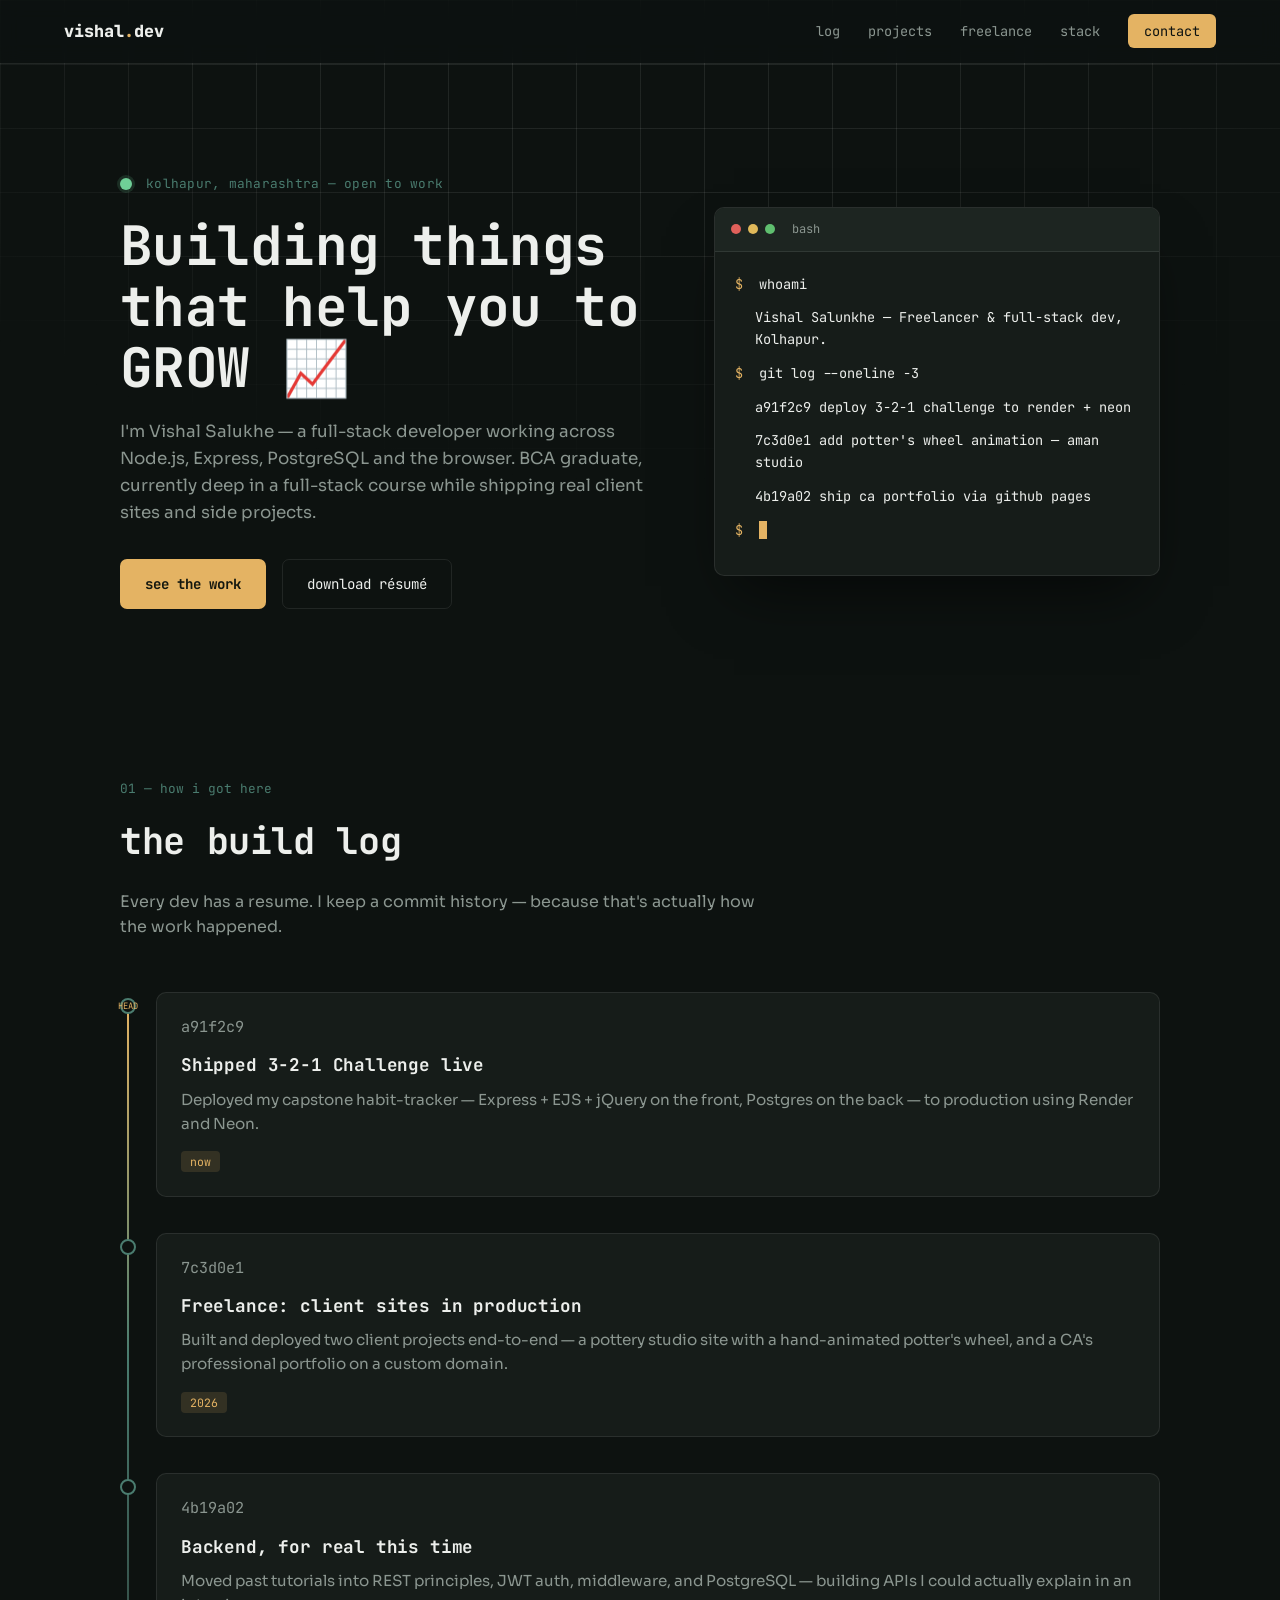
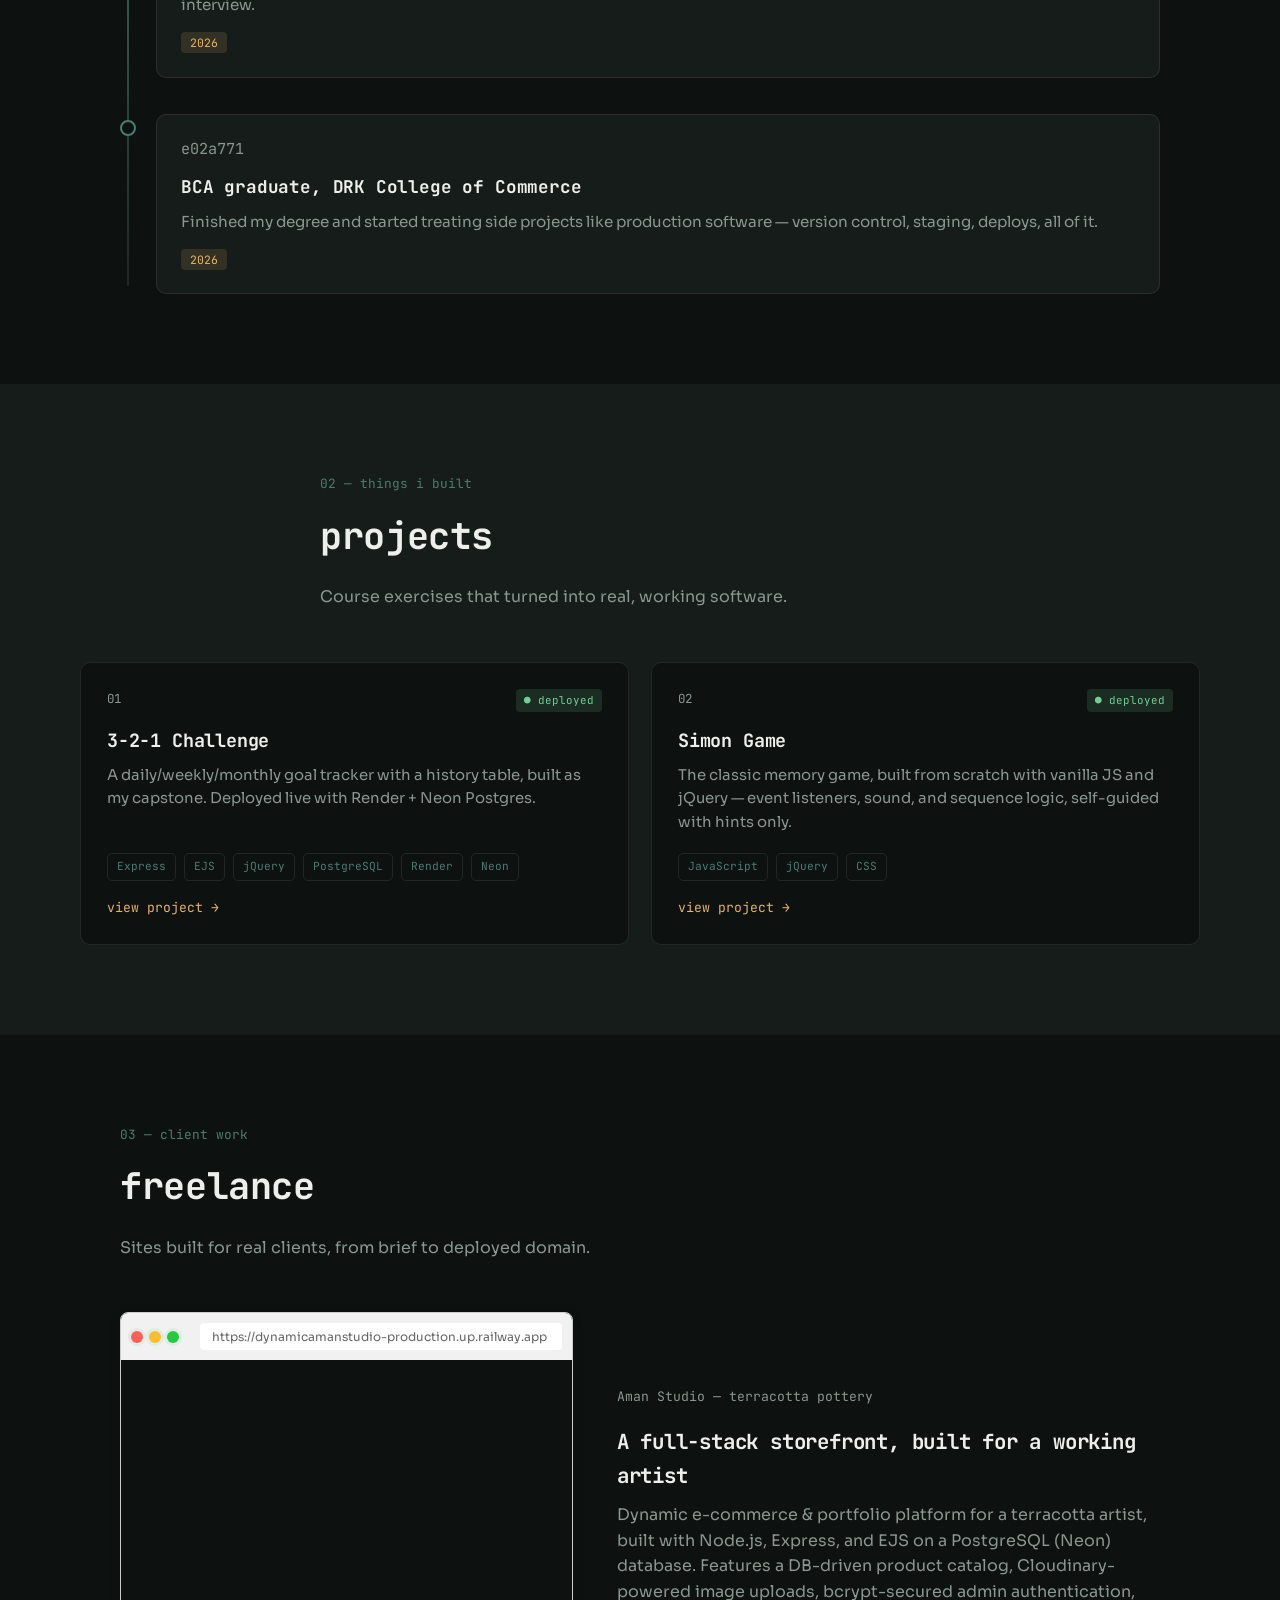
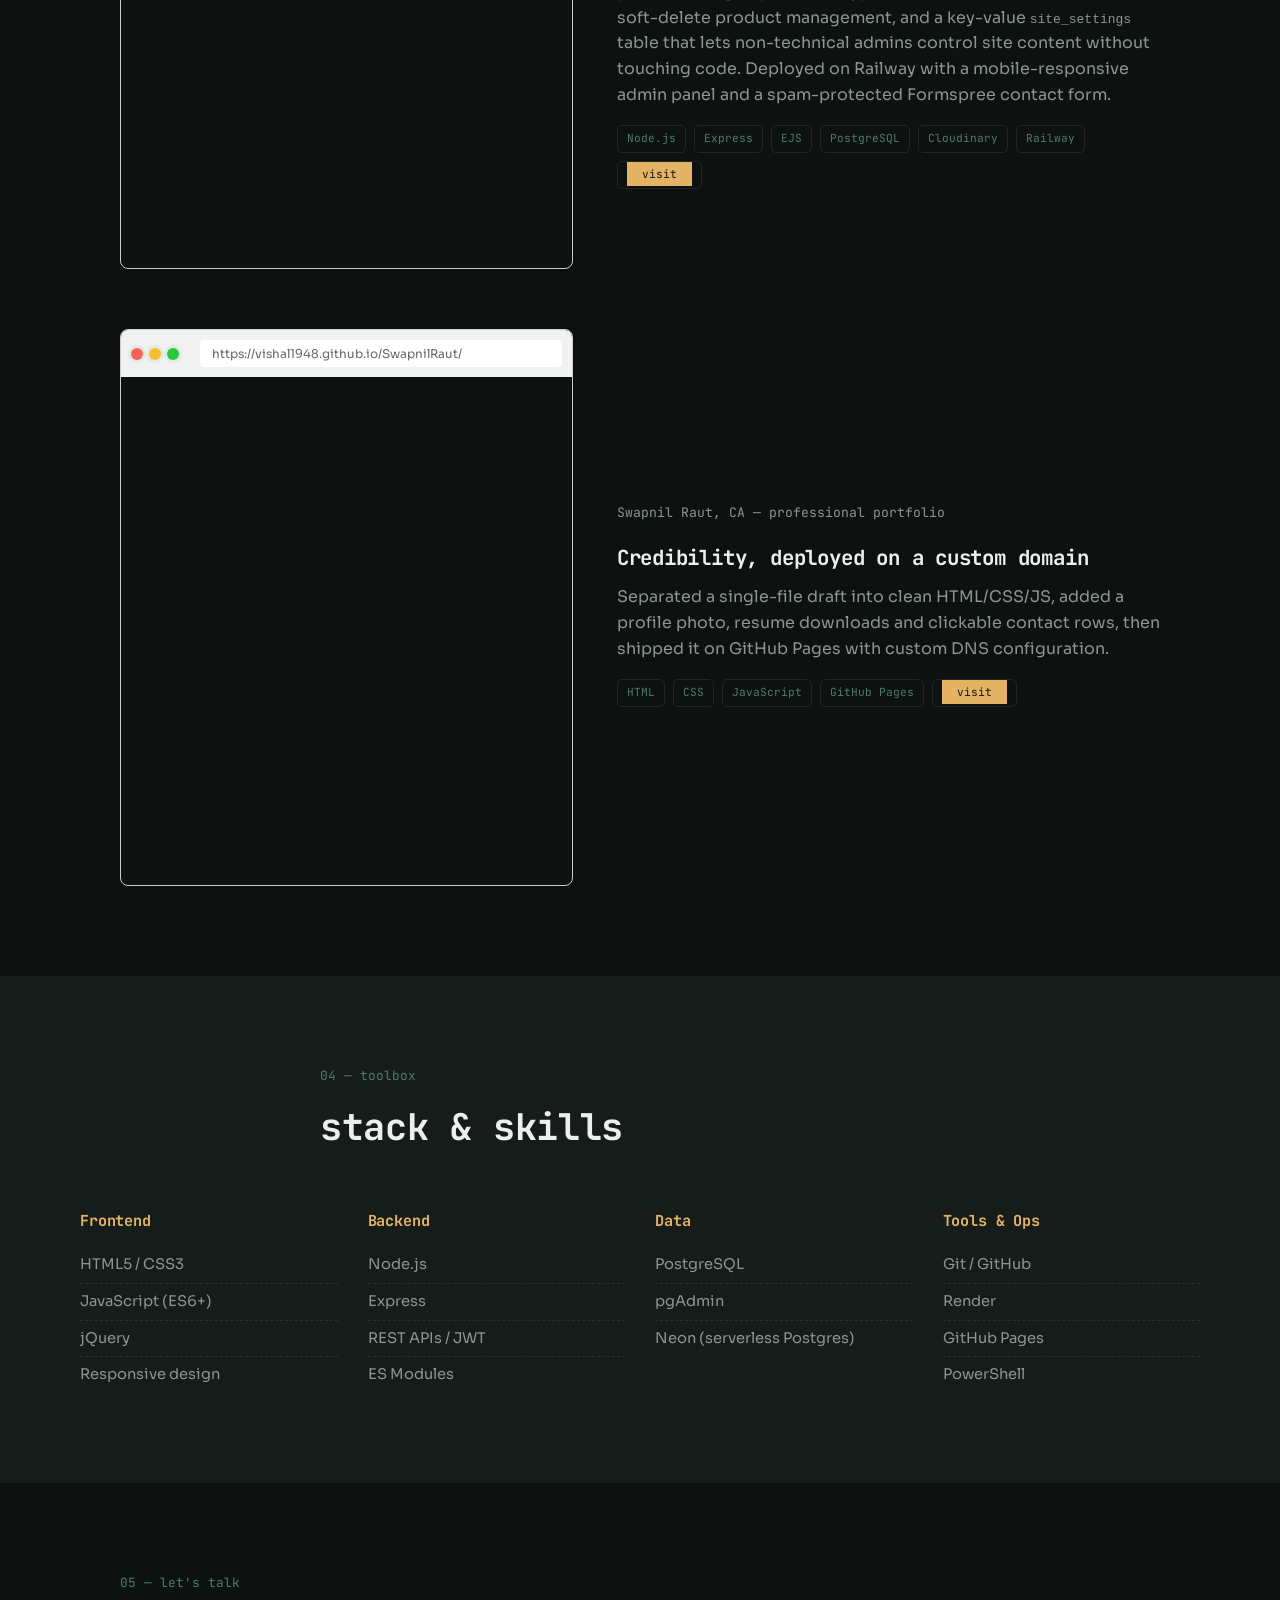
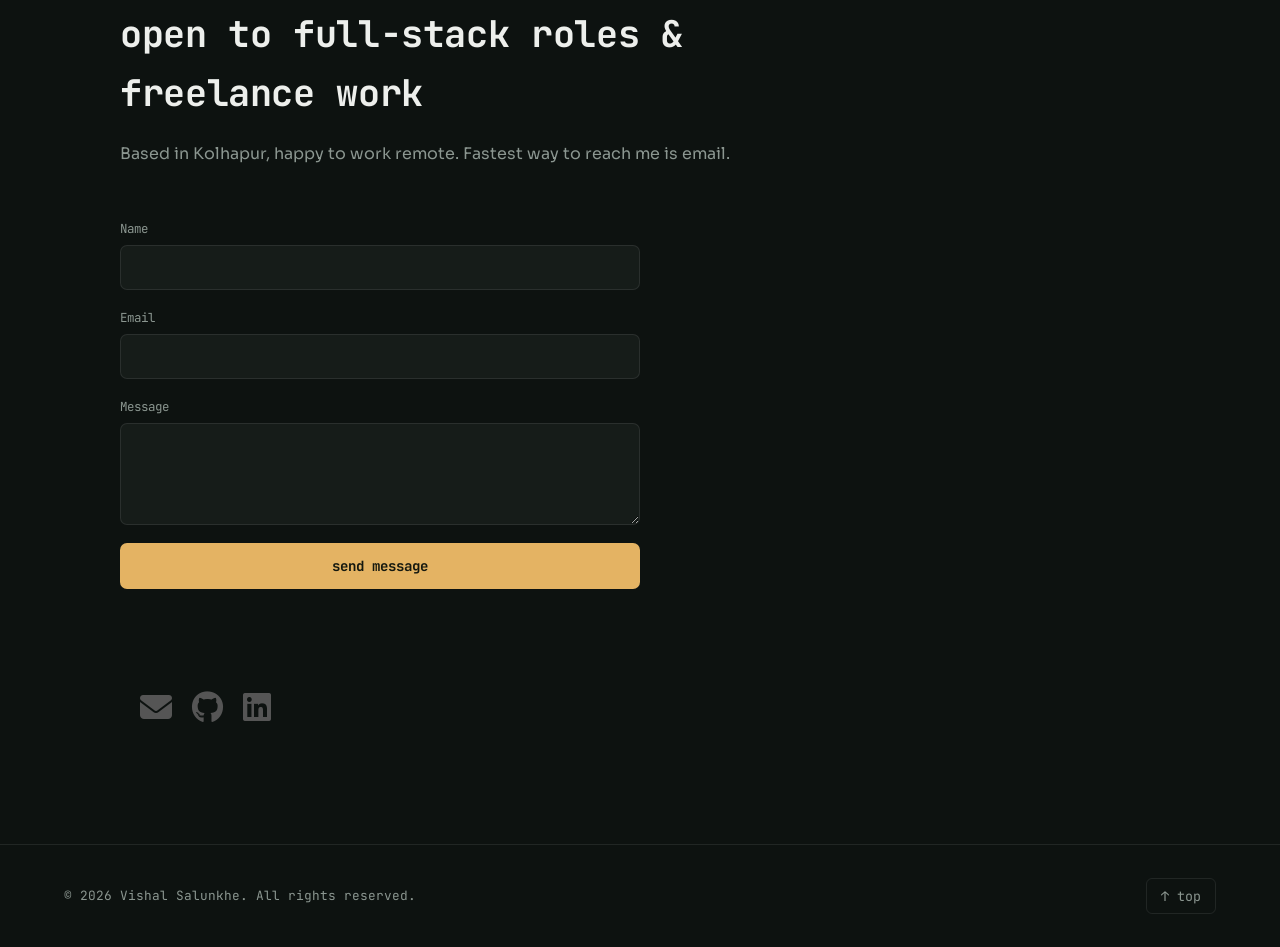
<file: index.html>
<!DOCTYPE html>
<html lang="en">
<head>
<meta charset="UTF-8">
<meta name="viewport" content="width=device-width, initial-scale=1.0">
<title>Vishal — Freelancer & Full-Stack Developer Kolhapur</title>
<meta name="description" content="Portfolio of Vishal Salunkhe, a full-stack web developer based in Kolhapur, Maharashtra. Available for freelance projects and full-time roles.">
<link rel="preconnect" href="https://fonts.googleapis.com">
<link href="https://fonts.googleapis.com/css2?family=JetBrains+Mono:wght@400;500;700;800&family=Sora:wght@300;400;500;600;700&display=swap" rel="stylesheet">
<link rel="stylesheet" href="style.css">
<link rel="stylesheet" href="https://cdnjs.cloudflare.com/ajax/libs/font-awesome/6.5.1/css/all.min.css">
</head>
<body>

<!-- ambient noise / grid backdrop -->
<div class="grid-backdrop" aria-hidden="true"></div>

<!-- ===== NAV ===== -->
<nav class="nav" id="nav">
  <a href="#top" class="nav__brand">vishal<span class="accent">.</span>dev</a>
  <button class="nav__toggle" id="navToggle" aria-label="Toggle menu">
    <span></span><span></span><span></span>
  </button>
  <ul class="nav__links" id="navLinks">
    <li><a href="#log" data-nav>log</a></li>
    <li><a href="#build" data-nav>projects</a></li>
    <li><a href="#freelance" data-nav>freelance</a></li>
    <li><a href="#stack" data-nav>stack</a></li>
    <li><a href="#contact" data-nav class="nav__cta">contact</a></li>
  </ul>
</nav>

<!-- ===== HERO ===== -->
<header class="hero" id="top">
  <div class="hero__inner">
    <p class="hero__eyebrow">
      <span class="dot" aria-hidden="true"></span>
      kolhapur, maharashtra &mdash; open to work
    </p>
    <h1 class="hero__title">
      <span class="hero__line" id="typedLine">Building things that help you to GROW 📈
    </h1>
    <p class="hero__sub">
      I'm Vishal Salukhe — a full-stack developer working across Node.js, Express, PostgreSQL and the browser.
      BCA graduate, currently deep in a full-stack course while shipping real client sites and side projects.
    </p>
    <div class="hero__actions">
      <a href="#build" class="btn btn--primary">see the work</a>
      <a href="/assets/Vishal_Resume.pdf" class="btn btn--ghost" download>download résumé</a>
    </div>
  </div>

  <div class="hero__terminal" aria-hidden="true">
    <div class="terminal">
      <div class="terminal__bar">
        <span></span><span></span><span></span>
        <p>bash</p>
      </div>
      <div class="terminal__body" id="terminalBody">
        <p><span class="prompt">$</span> whoami</p>
        <p class="typed-out">Vishal Salunkhe — Freelancer & full-stack dev, Kolhapur.</p>
        <p><span class="prompt">$</span> git log --oneline -3</p>
        <p class="typed-out">a91f2c9 deploy 3-2-1 challenge to render + neon</p>
        <p class="typed-out">7c3d0e1 add potter's wheel animation — aman studio</p>
        <p class="typed-out">4b19a02 ship ca portfolio via github pages</p>
        <p><span class="prompt">$</span> <span class="cursor">&nbsp;</span></p>
      </div>
    </div>
  </div>
</header>

<main>

<!-- ===== BUILD LOG (signature timeline) ===== -->
<section class="section" id="log">
  <div class="section__head">
    <p class="eyebrow">01 &mdash; how i got here</p>
    <h2>the build log</h2>
    <p class="section__desc">Every dev has a resume. I keep a commit history — because that's actually how the work happened.</p>
  </div>

  <div class="commitlog">
    <div class="commitlog__line" aria-hidden="true"></div>

    <div class="commit">
      <div class="commit__node">HEAD</div>
      <div class="commit__card">
        <p class="commit__hash">a91f2c9</p>
        <h3>Shipped 3-2-1 Challenge live</h3>
        <p>Deployed my capstone habit-tracker — Express + EJS + jQuery on the front, Postgres on the back — to production using Render and Neon.</p>
        <span class="commit__tag">now</span>
      </div>
    </div>

    <div class="commit">
      <div class="commit__node"></div>
      <div class="commit__card">
        <p class="commit__hash">7c3d0e1</p>
        <h3>Freelance: client sites in production</h3>
        <p>Built and deployed two client projects end-to-end — a pottery studio site with a hand-animated potter's wheel, and a CA's professional portfolio on a custom domain.</p>
        <span class="commit__tag">2026</span>
      </div>
    </div>

    <div class="commit">
      <div class="commit__node"></div>
      <div class="commit__card">
        <p class="commit__hash">4b19a02</p>
        <h3>Backend, for real this time</h3>
        <p>Moved past tutorials into REST principles, JWT auth, middleware, and PostgreSQL — building APIs I could actually explain in an interview.</p>
        <span class="commit__tag">2026</span>
      </div>
    </div>

    <div class="commit">
      <div class="commit__node"></div>
      <div class="commit__card">
        <p class="commit__hash">e02a771</p>
        <h3>BCA graduate, DRK College of Commerce</h3>
        <p>Finished my degree and started treating side projects like production software — version control, staging, deploys, all of it.</p>
        <span class="commit__tag">2026</span>
      </div>
    </div>

  </div>
</section>

<!-- ===== PROJECTS ===== -->
<section class="section section--alt" id="build">
  <div class="section__head">
    <p class="eyebrow">02 &mdash; things i built</p>
    <h2>projects</h2>
    <p class="section__desc">Course exercises that turned into real, working software.</p>
  </div>

  <div class="projects" id="projectGrid">
    <!-- populated by jQuery from PROJECTS data, see script.js -->
  </div>
</section>

<!-- ===== FREELANCE ===== -->
<section class="section" id="freelance">
  <div class="section__head">
    <p class="eyebrow">03 &mdash; client work</p>
    <h2>freelance</h2>
    <p class="section__desc">Sites built for real clients, from brief to deployed domain.</p>
  </div>

  <div class="freelance">
    <article class="freelance__card">
      <div class="browser-container">
      <!-- Fake Browser Top Bar -->
          <div class="browser-bar">
            <span class="dot red"></span>
            <span class="dot yellow"></span>
            <span class="dot green"></span>
            <div class="browser-search">https://dynamicamanstudio-production.up.railway.app</div>
          </div>
        <!-- The Live Preview Area -->
        <iframe src="https://dynamicamanstudio-production.up.railway.app" title="Project Preview" loading="lazy"></iframe>
      </div>

      <div class="freelance__body">
        <p class="freelance__client">Aman Studio &mdash; terracotta pottery</p>
        <h3>A full-stack storefront, built for a working artist</h3>
        <p>Dynamic e-commerce &amp; portfolio platform for a terracotta artist, built with Node.js, Express, and EJS on a PostgreSQL (Neon) database. Features a DB-driven product catalog, Cloudinary-powered image uploads, bcrypt-secured admin authentication, soft-delete product management, and a key-value <code>site_settings</code> table that lets non-technical admins control site content without touching code. Deployed on Railway with a mobile-responsive admin panel and a spam-protected Formspree contact form.</p>
        <ul class="tags">
          <li>Node.js</li><li>Express</li><li>EJS</li><li>PostgreSQL</li><li>Cloudinary</li><li>Railway</li><li><a href="https://dynamicamanstudio-production.up.railway.app" target="_blank" style="background-color: #E4B363; color: #14180F; padding: 5px 15px;">visit</a></li>
        </ul>
      </div>
    </article>

    <article class="freelance__card freelance__card--reverse">
      <div class="browser-container">
      <!-- Fake Browser Top Bar -->
          <div class="browser-bar">
            <span class="dot red"></span>
            <span class="dot yellow"></span>
            <span class="dot green"></span>
            <div class="browser-search">https://vishal1948.github.io/SwapnilRaut/</div>
          </div>
        <!-- The Live Preview Area -->
        <iframe src="https://vishal1948.github.io/SwapnilRaut/" title="Project Preview" loading="lazy" ></iframe>
      </div>
      <div class="freelance__body">
        <p class="freelance__client">Swapnil Raut, CA &mdash; professional portfolio</p>
        <h3>Credibility, deployed on a custom domain</h3>
        <p>Separated a single-file draft into clean HTML/CSS/JS, added a profile photo, resume downloads and clickable contact rows, then shipped it on GitHub Pages with custom DNS configuration.</p>
        <ul class="tags">
          <li>HTML</li><li>CSS</li><li>JavaScript</li><li>GitHub Pages</li><li><a href="https://vishal1948.github.io/SwapnilRaut/" target="_blank" style="background-color: #E4B363; color: #14180F; padding: 5px 15px;">visit</a></li>
        </ul>
      </div>
    </article>
  </div>
</section>

<!-- ===== STACK ===== -->
<section class="section section--alt" id="stack">
  <div class="section__head">
    <p class="eyebrow">04 &mdash; toolbox</p>
    <h2>stack &amp; skills</h2>
  </div>

  <div class="stackgrid">
    <div class="stackgroup">
      <h4>Frontend</h4>
      <ul><li>HTML5 / CSS3</li><li>JavaScript (ES6+)</li><li>jQuery</li><li>Responsive design</li></ul>
    </div>
    <div class="stackgroup">
      <h4>Backend</h4>
      <ul><li>Node.js</li><li>Express</li><li>REST APIs / JWT</li><li>ES Modules</li></ul>
    </div>
    <div class="stackgroup">
      <h4>Data</h4>
      <ul><li>PostgreSQL</li><li>pgAdmin</li><li>Neon (serverless Postgres)</li></ul>
    </div>
    <div class="stackgroup">
      <h4>Tools &amp; Ops</h4>
      <ul><li>Git / GitHub</li><li>Render</li><li>GitHub Pages</li><li>PowerShell</li></ul>
    </div>
  </div>
</section>

<!-- ===== CONTACT ===== -->
<section class="section contact" id="contact">
  <div class="section__head">
    <p class="eyebrow">05 &mdash; let's talk</p>
    <h2>open to full-stack roles &amp; freelance work</h2>
    <p class="section__desc">Based in Kolhapur, happy to work remote. Fastest way to reach me is email.</p>
  </div>

  <form class="contact__form" id="contactForm" action="https://formspree.io/f/xaqrojvz" method="POST">
    <div class="field">
      <label for="name">Name</label>
      <input type="text" id="name" name="name" required>
    </div>
    <div class="field">
      <label for="email">Email</label>
      <input type="email" id="email" name="email" required>
    </div>
    <div class="field">
      <label for="message">Message</label>
      <textarea id="message" name="message" rows="4" required></textarea>
    </div>
    <button type="submit" class="btn btn--primary">send message</button>
    <p class="contact__status" id="contactStatus" role="status"></p>
  </form>
 
  <div class="social-container">
        <!-- Gmail Link (using envelope icon) -->
        <a href="mailto:salunkhevish1948@gmail.com" class="social-icon gmail" title="Email Me">
            <i class="fa-solid fa-envelope"></i>
        </a>

        <!-- GitHub Link -->
        <a href="https://github.com/vishal1948" target="_blank" class="social-icon github" title="GitHub Profile">
            <i class="fa-brands fa-github"></i>
        </a>

        <!-- LinkedIn Link -->
        <a href="https://www.linkedin.com/in/vishal-salunkhe-6aa006210/?lipi=urn%3Ali%3Apage%3Ad_flagship3_feed%3BS9roXnDfThKMFryb0PA30Q%3D%3D" target="_blank" class="social-icon linkedin" title="LinkedIn Profile">
            <i class="fa-brands fa-linkedin"></i>
        </a>
    </div>
</section>

</main>

<footer class="footer">
  <p>&copy; <span id="year"></span> Vishal Salunkhe. All rights reserved.</p>
  <button id="toTop" class="footer__top" aria-label="Back to top">↑ top</button>
</footer>

<script src="https://code.jquery.com/jquery-3.7.1.min.js"></script>
<script src="script.js"></script>
</body>
</html>
</file>
<file: style.css>
/* ============ TOKENS ============ */
:root {
  --bg: #0d1210;
  --surface: #161c19;
  --surface-2: #1d2521;
  --text: #edefec;
  --muted: #8b9690;
  --accent: #e4b363;
  --accent-soft: rgba(228, 179, 99, 0.14);
  --accent-2: #4a7c6f;
  --border: rgba(237, 239, 236, 0.09);
  --mono: "JetBrains Mono", ui-monospace, monospace;
  --sans: "Sora", system-ui, sans-serif;
  --radius: 10px;
  --maxw: 1120px;
}

@media (prefers-reduced-motion: reduce) {
  * {
    animation-duration: 0.01ms !important;
    animation-iteration-count: 1 !important;
    transition-duration: 0.01ms !important;
    scroll-behavior: auto !important;
  }
}

*,
*::before,
*::after {
  box-sizing: border-box;
}
html {
  scroll-behavior: smooth;
}
body {
  margin: 0;
  background: var(--bg);
  color: var(--text);
  font-family: var(--sans);
  line-height: 1.6;
  -webkit-font-smoothing: antialiased;
  overflow-x: hidden;
}
h1,
h2,
h3,
h4 {
  font-family: var(--mono);
  font-weight: 700;
  letter-spacing: -0.01em;
  margin: 0 0 0.5em;
}
a {
  color: inherit;
  text-decoration: none;
}
ul {
  margin: 0;
  padding: 0;
  list-style: none;
}
img {
  max-width: 100%;
  display: block;
}
.accent {
  color: var(--accent);
}

:focus-visible {
  outline: 2px solid var(--accent);
  outline-offset: 3px;
  border-radius: 4px;
}

/* ============ BACKDROP ============ */
.grid-backdrop {
  position: fixed;
  inset: 0;
  z-index: -1;
  background-image:
    linear-gradient(var(--border) 1px, transparent 1px),
    linear-gradient(90deg, var(--border) 1px, transparent 1px);
  background-size: 64px 64px;
  mask-image: radial-gradient(
    ellipse 80% 60% at 50% 0%,
    black 40%,
    transparent 90%
  );
}

/* ============ NAV ============ */
.nav {
  position: sticky;
  top: 0;
  z-index: 100;
  display: flex;
  align-items: center;
  justify-content: space-between;
  padding: 18px clamp(20px, 5vw, 64px);
  border-bottom: 1px solid var(--border);
}
.nav::before {
  content: "";
  position: absolute;
  inset: 0;
  background: rgba(13, 18, 16, 0.75);
  backdrop-filter: blur(10px);
  z-index: -1;
}
.nav__brand {
  font-family: var(--mono);
  font-weight: 800;
  font-size: 1.05rem;
}
.nav__links {
  display: flex;
  align-items: center;
  gap: 28px;
  font-family: var(--mono);
  font-size: 0.85rem;
}
.nav__links a {
  color: var(--muted);
  transition: color 0.2s;
  position: relative;
}
.nav__links a:hover {
  color: var(--text);
}
.nav__links a.active {
  color: var(--accent);
}
.nav__cta {
  color: var(--bg) !important;
  background: var(--accent);
  padding: 8px 16px;
  border-radius: 6px;
}
.nav__cta:hover {
  color: var(--bg) !important;
  opacity: 0.9;
}
.nav__toggle {
  display: none;
  flex-direction: column;
  gap: 5px;
  background: none;
  border: none;
  cursor: pointer;
  padding: 8px;
}
.nav__toggle span {
  width: 22px;
  height: 2px;
  background: var(--text);
  display: block;
}

/* ============ HERO ============ */
.hero {
  max-width: var(--maxw);
  margin: 0 auto;
  padding: clamp(48px, 9vw, 110px) clamp(20px, 5vw, 40px) 80px;
  display: grid;
  grid-template-columns: 1.1fr 0.9fr;
  gap: 48px;
  align-items: center;
}
.hero__eyebrow {
  font-family: var(--mono);
  font-size: 0.8rem;
  color: var(--accent-2);
  display: flex;
  align-items: center;
  gap: 8px;
  margin: 0 0 22px;
  text-transform: lowercase;
  letter-spacing: 0.02em;
}
.dot {
  width: 7px;
  height: 7px;
  border-radius: 50%;
  background: #6fcf97;
  box-shadow: 0 0 0 3px rgba(111, 207, 151, 0.15);
  display: inline-block;
  animation: pulse 2s infinite;
}
@keyframes pulse {
  0%,
  100% {
    opacity: 1;
  }
  50% {
    opacity: 0.4;
  }
}

.hero__title {
  font-size: clamp(2.1rem, 5vw, 3.4rem);
  line-height: 1.12;
  margin-bottom: 20px;
}
.hero__sub {
  color: var(--muted);
  font-size: 1.05rem;
  max-width: 46ch;
  margin: 0 0 32px;
}
.hero__actions {
  display: flex;
  gap: 16px;
  flex-wrap: wrap;
}

.btn {
  font-family: var(--mono);
  font-size: 0.88rem;
  padding: 13px 24px;
  border-radius: 7px;
  display: inline-block;
  transition:
    transform 0.15s ease,
    opacity 0.15s ease,
    background 0.2s;
  border: 1px solid transparent;
}

.btn--primary {
  background: var(--accent);
  color: #14180f;
  font-weight: 700;
}
.btn--primary:hover {
  transform: translateY(-2px);
  opacity: 0.92;
}
.btn--ghost {
  border-color: var(--border);
  color: var(--text);
}
.btn--ghost:hover {
  border-color: var(--accent);
  color: var(--accent);
}

/* ---- terminal ---- */
.hero__terminal {
  position: relative;
}
.terminal {
  background: var(--surface);
  border: 1px solid var(--border);
  border-radius: var(--radius);
  overflow: hidden;
  box-shadow: 0 30px 60px -20px rgba(0, 0, 0, 0.6);
}
.terminal__bar {
  display: flex;
  align-items: center;
  gap: 7px;
  padding: 12px 16px;
  background: var(--surface-2);
  border-bottom: 1px solid var(--border);
}
.terminal__bar span {
  width: 10px;
  height: 10px;
  border-radius: 50%;
  background: #43494a;
}
.terminal__bar span:nth-child(1) {
  background: #e0605a;
}
.terminal__bar span:nth-child(2) {
  background: #e0b95a;
}
.terminal__bar span:nth-child(3) {
  background: #5fbf6f;
}
.terminal__bar p {
  margin: 0 0 0 10px;
  font-family: var(--mono);
  font-size: 0.75rem;
  color: var(--muted);
}
.terminal__body {
  padding: 22px 20px;
  font-family: var(--mono);
  font-size: 0.85rem;
  min-height: 220px;
}
.terminal__body p {
  margin: 0 0 12px;
  color: var(--text);
}
.prompt {
  color: var(--accent);
  margin-right: 8px;
}
.typed-out {
  color: var(--muted);
  padding-left: 20px;
}
.cursor {
  background: var(--accent);
  animation: blink 1s step-start infinite;
}
@keyframes blink {
  50% {
    opacity: 0;
  }
}

/* ============ SECTIONS ============ */
.section {
  max-width: var(--maxw);
  margin: 0 auto;
  padding: 90px clamp(20px, 5vw, 40px);
}
.section--alt {
  background: var(--surface);
  max-width: none;
}
.section--alt > * {
  max-width: var(--maxw);
  margin-left: auto;
  margin-right: auto;
}
.section__head {
  margin-bottom: 52px;
  max-width: 640px;
}
.eyebrow {
  font-family: var(--mono);
  color: var(--accent-2);
  font-size: 0.8rem;
  margin: 0 0 12px;
}
.section__head h2 {
  font-size: clamp(1.6rem, 3.4vw, 2.3rem);
}
.section__desc {
  color: var(--muted);
  margin: 10px 0 0;
}

/* ============ COMMIT LOG ============ */
.commitlog {
  position: relative;
  padding-left: 36px;
}
.commitlog__line {
  position: absolute;
  left: 7px;
  top: 8px;
  bottom: 8px;
  width: 2px;
  background: linear-gradient(
    var(--accent),
    var(--accent-2) 40%,
    var(--border)
  );
}
.commit {
  position: relative;
  margin-bottom: 36px;
}
.commit:last-child {
  margin-bottom: 0;
}
.commit__node {
  position: absolute;
  left: -36px;
  top: 6px;
  width: 16px;
  height: 16px;
  border-radius: 50%;
  background: var(--bg);
  border: 2px solid var(--accent-2);
  display: flex;
  align-items: center;
  justify-content: center;
  font-family: var(--mono);
  font-size: 0.55rem;
  color: var(--accent);
}
.commit:first-child .commit__node {
  border-color: var(--accent);
  background: var(--accent);
  box-shadow: 0 0 0 4px var(--accent-soft);
  width: auto;
  height: auto;
  padding: 2px 7px;
  left: -46px;
  border-radius: 4px;
  top: 2px;
  color: var(--bg);
  font-weight: 700;
}
.commit__card {
  background: var(--surface);
  border: 1px solid var(--border);
  border-radius: var(--radius);
  padding: 22px 24px;
  transition:
    border-color 0.2s,
    transform 0.2s;
}
.commit__card:hover {
  border-color: var(--accent-2);
  transform: translateX(4px);
}
.commit__hash {
  font-family: var(--mono);
  color: var(--accent-2);
  font-size: 0.78rem;
  margin: 0 0 8px;
}
.commit__card h3 {
  font-size: 1.1rem;
  margin-bottom: 8px;
}
.commit__card p {
  color: var(--muted);
  margin: 0 0 12px;
  font-size: 0.95rem;
}
.commit__tag {
  font-family: var(--mono);
  font-size: 0.72rem;
  color: var(--accent);
  background: var(--accent-soft);
  padding: 3px 9px;
  border-radius: 4px;
}

/* ============ PROJECTS ============ */
.projects {
  display: grid;
  grid-template-columns: repeat(auto-fit, minmax(300px, 1fr));
  gap: 22px;
}
.project {
  background: var(--bg);
  border: 1px solid var(--border);
  border-radius: var(--radius);
  padding: 26px;
  display: flex;
  flex-direction: column;
  transition:
    transform 0.2s,
    border-color 0.2s;
}
.project:hover {
  transform: translateY(-4px);
  border-color: var(--accent-2);
}
.project__top {
  display: flex;
  justify-content: space-between;
  align-items: flex-start;
  margin-bottom: 14px;
}
.project__index {
  font-family: var(--mono);
  color: var(--muted);
  font-size: 0.78rem;
}
.project__status {
  font-family: var(--mono);
  font-size: 0.68rem;
  padding: 3px 8px;
  border-radius: 4px;
}
.project__status--live {
  background: rgba(111, 207, 151, 0.14);
  color: #6fcf97;
}
.project__status--course {
  background: rgba(139, 150, 144, 0.14);
  color: var(--muted);
}
.project h3 {
  font-size: 1.15rem;
  margin-bottom: 8px;
}
.project p {
  color: var(--muted);
  font-size: 0.93rem;
  margin: 0 0 18px;
  flex-grow: 1;
}
.tags {
  display: flex;
  flex-wrap: wrap;
  gap: 8px;
  margin-bottom: 16px;
}
.tags li {
  font-family: var(--mono);
  font-size: 0.7rem;
  color: var(--accent-2);
  border: 1px solid var(--border);
  padding: 4px 9px;
  border-radius: 5px;
}

.project__link {
  font-family: var(--mono);
  font-size: 0.82rem;
  color: var(--accent);
  display: inline-flex;
  align-items: center;
  gap: 6px;
}
.project__link:hover {
  text-decoration: underline;
}

.browser-container {
  border: 1px solid #ccc;
  border-radius: 8px;
  overflow: hidden;
  box-shadow: 0 4px 12px rgba(0, 0, 0, 0.1);
}
.browser-bar {
  background: #f1f1f1;
  padding: 10px;
  display: flex;
  align-items: center;
}
.dot {
  height: 12px;
  width: 12px;
  border-radius: 50%;
  margin-right: 6px;
  display: inline-block;
}
.red {
  background: #ff5f56;
}
.yellow {
  background: #ffbd2e;
}
.green {
  background: #27c93f;
}

.browser-search {
  background: white;
  color: #666;
  font-size: 12px;
  padding: 4px 12px;
  border-radius: 4px;
  margin-left: 15px;
  flex-grow: 1;
  max-width: 400px;
}
iframe {
  width: 100%;
  height: 500px;
  border: none;
}
/* ============ FREELANCE ============ */
.freelance {
  display: flex;
  flex-direction: column;
  gap: 60px;
}
.freelance__card {
  display: grid;
  grid-template-columns: 1fr 1.2fr;
  gap: 44px;
  align-items: center;
}
.freelance__card--reverse .freelance__media {
  order: 2;
}
.freelance__card--reverse .freelance__body {
  order: 1;
}
.freelance__media {
  background: var(--surface);
  border: 1px solid var(--border);
  border-radius: var(--radius);
  aspect-ratio: 4/3;
  display: flex;
  align-items: center;
  justify-content: center;
  overflow: hidden;
}
.freelance__client {
  font-family: var(--mono);
  color: var(--accent-2);
  font-size: 0.82rem;
  margin: 0 0 10px;
}
.freelance__body h3 {
  font-size: 1.3rem;
}
.freelance__body p {
  color: var(--muted);
  margin: 10px 0 18px;
}

/* potter's wheel signature animation */
.wheel {
  width: 130px;
  height: 130px;
  border-radius: 50%;
  background: radial-gradient(
    circle at 50% 50%,
    var(--surface-2) 0 60%,
    var(--border) 61% 100%
  );
  position: relative;
  display: flex;
  align-items: center;
  justify-content: center;
  animation: spin 6s linear infinite;
}
@keyframes spin {
  to {
    transform: rotate(360deg);
  }
}
.wheel__pot {
  width: 46px;
  height: 60px;
  background: linear-gradient(var(--accent), #b9853d);
  border-radius: 50% 50% 40% 40% / 60% 60% 40% 40%;
}

/* CA card mockup */
.ca-card {
  width: 70%;
  background: var(--surface-2);
  border-radius: 8px;
  padding: 20px;
  border: 1px solid var(--border);
}
.ca-card__row {
  height: 10px;
  background: var(--border);
  border-radius: 3px;
  margin-bottom: 12px;
}
.ca-card__row.short {
  width: 60%;
}
.ca-card__row:first-child {
  width: 40%;
  background: var(--accent-2);
  opacity: 0.5;
}

/* ============ STACK ============ */
.stackgrid {
  display: grid;
  grid-template-columns: repeat(auto-fit, minmax(200px, 1fr));
  gap: 30px;
}
.stackgroup h4 {
  font-size: 0.95rem;
  color: var(--accent);
  margin-bottom: 14px;
}
.stackgroup li {
  color: var(--muted);
  font-size: 0.92rem;
  padding: 6px 0;
  border-bottom: 1px dashed var(--border);
}
.stackgroup li:last-child {
  border-bottom: none;
}

/* ============ CONTACT ============ */
.contact {
  text-align: left;
}
.contact__form {
  max-width: 520px;
  display: flex;
  flex-direction: column;
  gap: 18px;
  margin-bottom: 40px;
}
.field {
  display: flex;
  flex-direction: column;
  gap: 6px;
}
.field label {
  font-family: var(--mono);
  font-size: 0.78rem;
  color: var(--muted);
}
.field input,
.field textarea {
  background: var(--surface);
  border: 1px solid var(--border);
  border-radius: 7px;
  padding: 12px 14px;
  color: var(--text);
  font-family: var(--sans);
  font-size: 0.95rem;
  resize: vertical;
}
.field input:focus,
.field textarea:focus {
  border-color: var(--accent);
  outline: none;
}
.contact__status {
  font-family: var(--mono);
  font-size: 0.85rem;
  color: var(--accent-2);
  min-height: 1.2em;
  margin: 0;
}
.contact__links {
  display: flex;
  gap: 24px;
  flex-wrap: wrap;
  font-family: var(--mono);
  font-size: 0.88rem;
}
.contact__links a {
  color: var(--muted);
  border-bottom: 1px solid transparent;
  transition:
    color 0.2s,
    border-color 0.2s;
}
.contact__links a:hover {
  color: var(--accent);
  border-color: var(--accent);
}

/* ============ SOCIAL ============ */
.social-container {
  display: flex;
  gap: 20px;
  font-size: 32px; /* Controls the size of the icons */
  padding: 20px;
}

.social-icon {
  text-decoration: none;
  transition:
    transform 0.2s,
    color 0.2s;
}

/* Default neutral color */
.social-icon {
  color: #555;
}

/* Brand colors on hover */
.gmail:hover {
  color: #ea4335;
  transform: scale(1.1);
}
.github:hover {
  color: #24292e;
  transform: scale(1.1);
}
.linkedin:hover {
  color: #0077b5;
  transform: scale(1.1);
}
/* ============ FOOTER ============ */
                                                .footer {
                                                  display: flex;
                                                  align-items: center;
                                                  justify-content: space-between;
                                                  padding: 28px clamp(20px, 5vw, 64px);
                                                  border-top: 1px solid var(--border);
                                                  color: var(--muted);
                                                  font-family: var(--mono);
                                                  font-size: 0.8rem;
                                                }
.footer__top {
  background: none;
  border: 1px solid var(--border);
  color: var(--muted);
  padding: 8px 14px;
  border-radius: 6px;
  cursor: pointer;
  font-family: var(--mono);
}
.footer__top:hover {
  color: var(--accent);
  border-color: var(--accent);
}

/* ============ REVEAL ANIM ============ */
.reveal {
  opacity: 0;
  transform: translateY(24px);
  transition:
    opacity 0.6s ease,
    transform 0.6s ease;
}
.reveal.is-visible {
  opacity: 1;
  transform: none;
}

/* ============ RESPONSIVE ============ */
@media (max-width: 860px) {
  .hero {
    grid-template-columns: 1fr;
  }
  .hero__terminal {
    order: -1;
  }
  .freelance__card,
  .freelance__card--reverse {
    grid-template-columns: 1fr;
  }
  .freelance__card--reverse .freelance__media {
    order: 1;
  }
  .freelance__card--reverse .freelance__body {
    order: 2;
  }
}
@media (max-width: 720px) {
  .nav__links {
    position: fixed;
    top: 64px;
    right: 0;
    height: calc(100vh - 64px);
    width: 240px;
    background: var(--surface);
    flex-direction: column;
    align-items: flex-start;
    gap: 26px;
    padding: 36px 28px;
    transform: translateX(100%);
    transition: transform 0.25s ease;
    border-left: 1px solid var(--border);
  }
   .nav--open .nav__links {
    transform: translateX(0);
  }
  .nav__toggle {
    display: flex;
  }
}
</file>
